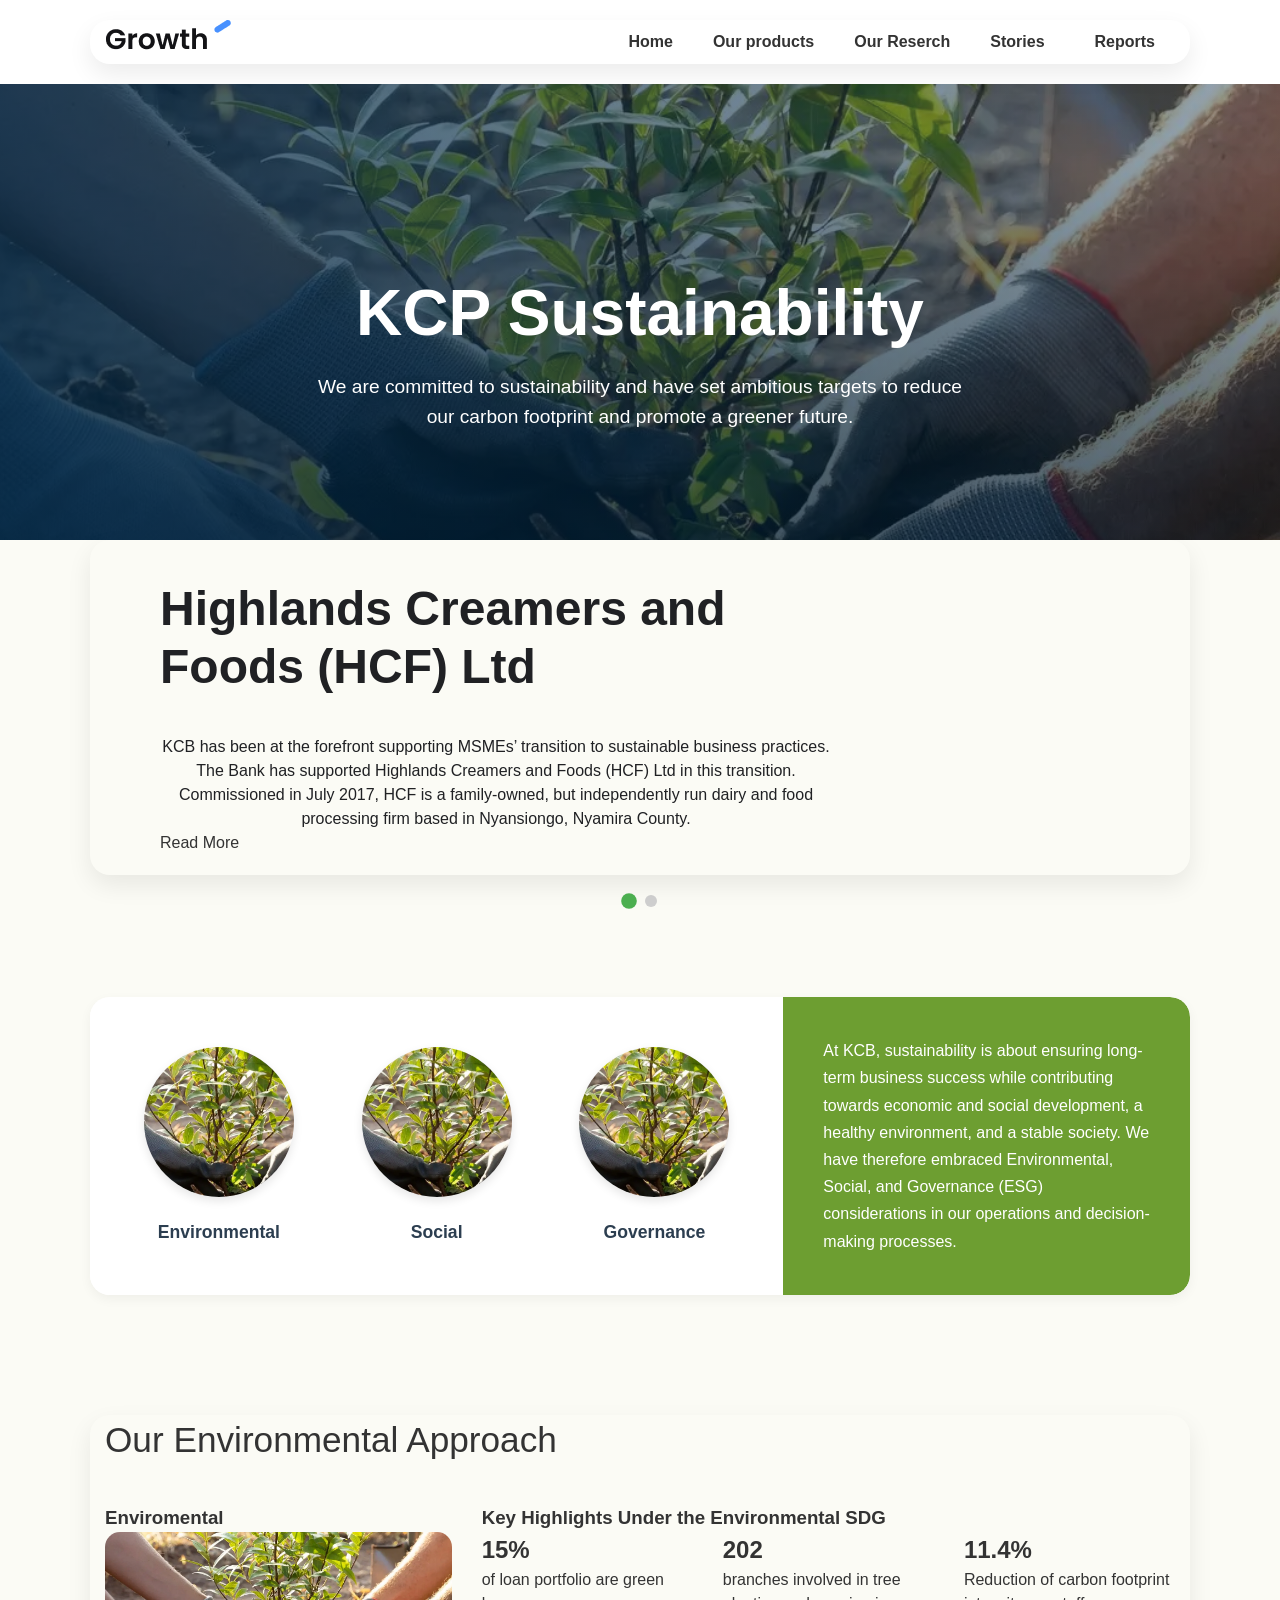
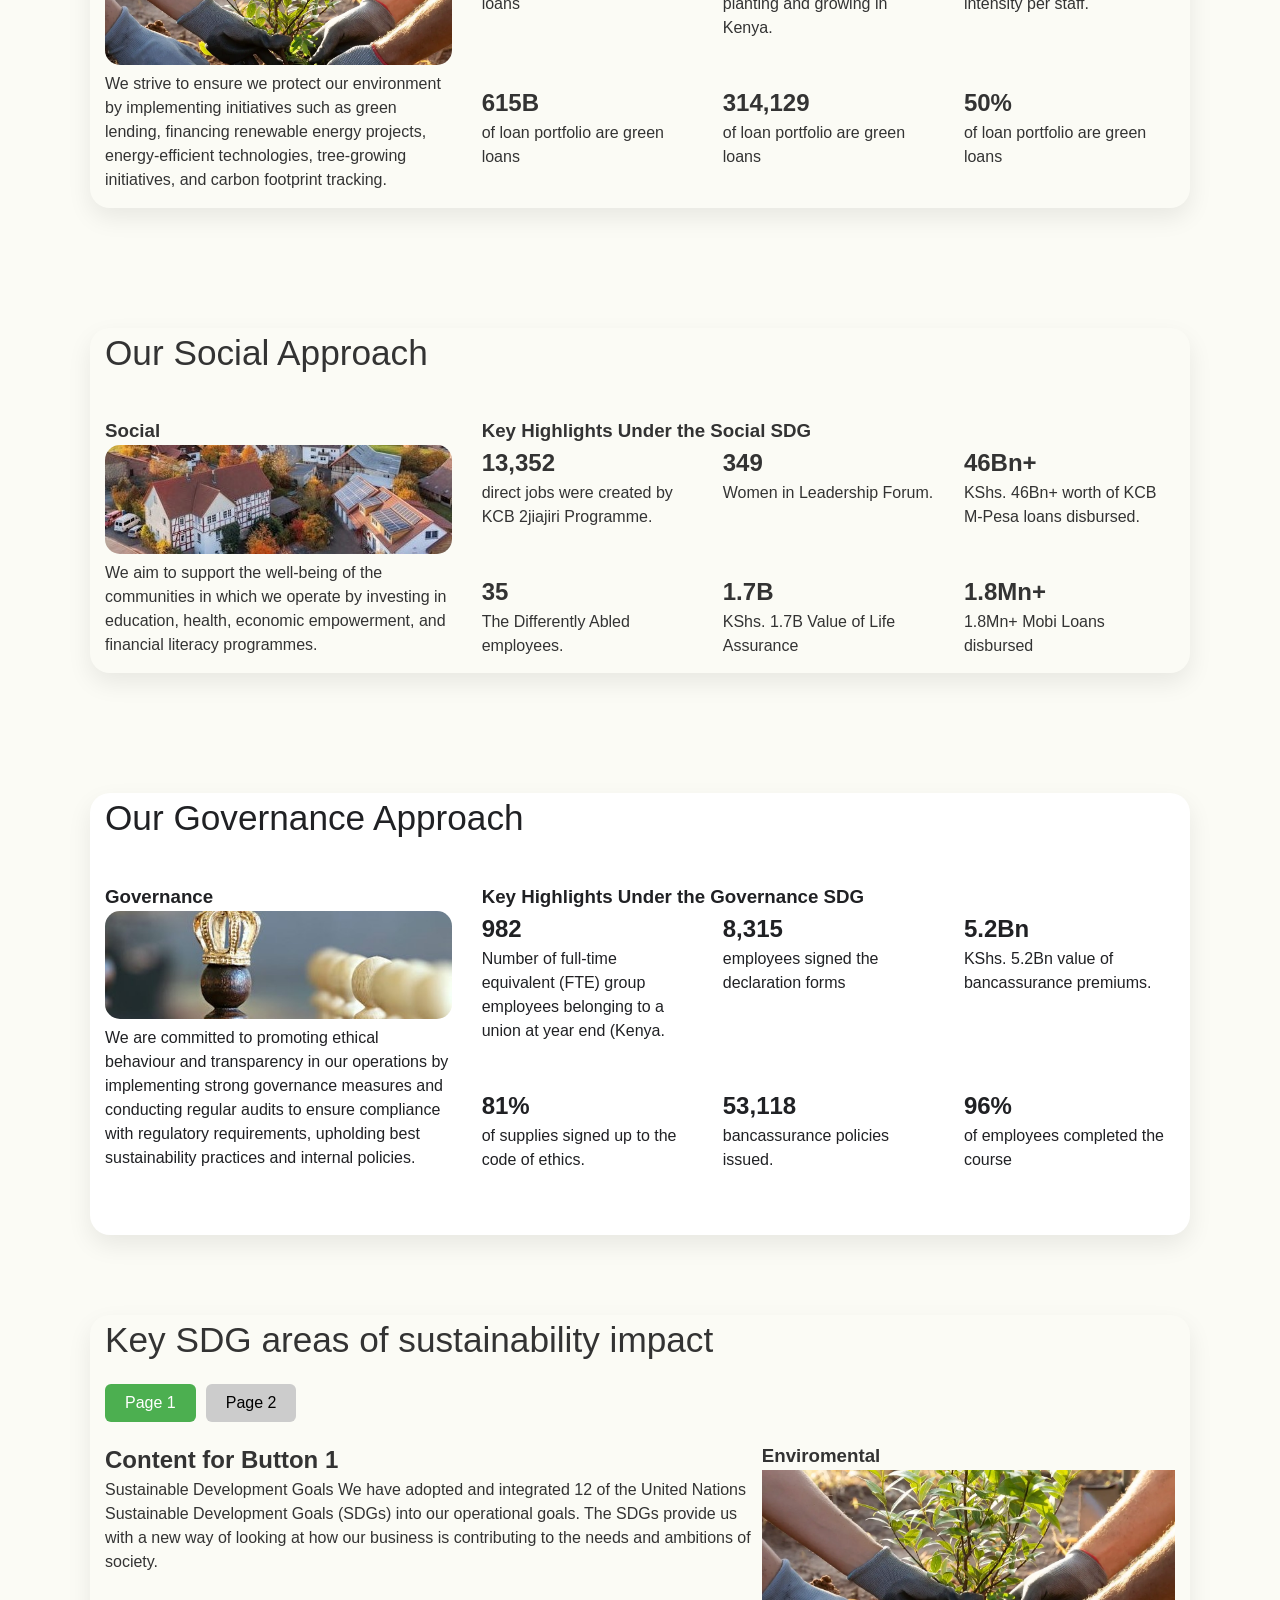
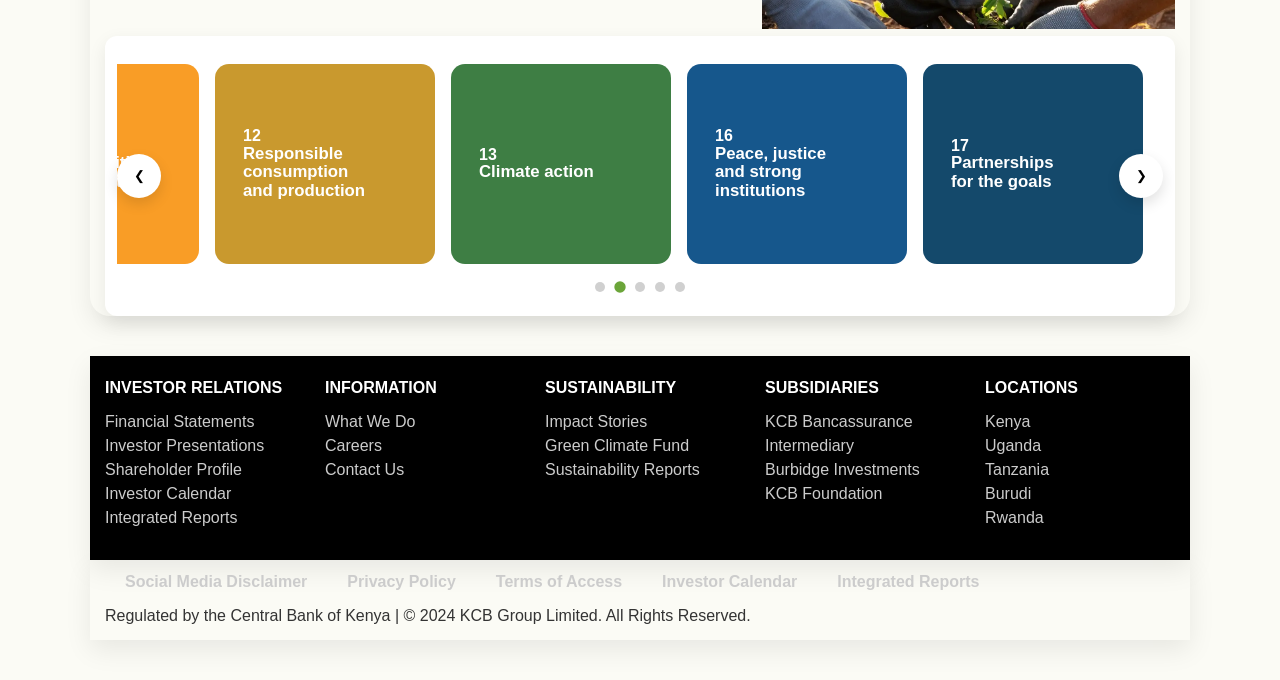
<file: Sustainability-main/index.html>
<!DOCTYPE html>
<html>

<head>
  <meta charset="utf-8">
  <meta name="viewport" content="width=device-width">
  <title>Sustainability Blog</title>

  <link href="css/style.css" rel="stylesheet" type="text/css" />
  <link rel="shortcut icon" href="images/favicon.ico" type="image/x-icon"/>
  
</head>

<body>
<div class="hero-container">
  
 
<nav class="navbar">
    <div class="container">
      <div class="Logo">
        <a href="index.html">
          <img src="images/logo.png" alt="logo">
        </a>
      </div>
      <div class="main-menu">
        <ul>
          <li>
            <a href="index.html">Home</a>
          </li>
          <li>
            <a href="index.html">Our products</a>
          </li>
          <li>
            <a href="index.html">Our Reserch</a>
          </li>
          <li>
            <a href="index.html">Stories</a>
          </li>
          <li>
            <a href="index.html">Reports</a>
          </li>
        </ul>
      </div>
      <!--Hamburger Button--->
      <button id="hamburger-button" class="hamburger-button">
        <div class="hamburger-line"></div>
        <div class="hamburger-line"></div>
        <div class="hamburger-line"></div>
      </button>
      <div class="mobile-menu">
        <ul>
          <li>
            <a href="index.html">Home</a>
          </li>
          <li>
            <a href = "#">About Us</a>
          </li>
          <li>
            <a href = "#">Reports</a>
          </li>
          <li>
            <a class="btn" href="#"><i class="fas fa-user"></i>Log In</a>
          </li>

        </ul>

      </div>
    </div>
  </nav>
  
  <!---Intro--->
  <section class="intro">
   
      <div class="intro-content">
        <h1 class="intro-heading text-xxl">
          KCP Sustainability
          
        </h1>
        <p class="intro-text">
          We are committed to sustainability and have set ambitious targets to reduce our carbon footprint and promote a greener future.
        </p>
        
        
      </div>
  
    
  </section>

</div>

   <!---Impact Stories--->
<section class="stories">
  <div class="container container10">
    
    <!-- Navigation Button: Previous -->
    <button class="nav-btn prev" aria-label="Previous Story">
      &lt;
    </button>

    <!-- Stories Content Wrapper -->
    <div class="stories-content">
      
      <!-- Story 1 -->
      <div class="story active">
        <h2 class="stories-heading text-xxl">
          Highlands Creamers and Foods (HCF) Ltd
        </h2>
        <p class="stories-text">
          KCB has been at the forefront supporting MSMEs’ transition to sustainable business practices.
          The Bank has supported Highlands Creamers and Foods (HCF) Ltd in this transition.
          Commissioned in July 2017, HCF is a family-owned, but independently run dairy and food
          processing firm based in Nyansiongo, Nyamira County.
        </p>
        <a href="#" class="read-more-btn">Read More</a>
      </div>

      <!-- Story 2 -->
      <div class="story">
        <h2 class="stories-heading text-xxl">
          Morara Forest Rehabilitation
        </h2>
        <p class="stories-text">
          KCB in conjunction with Kenya Forestry Organization has been supporting and funding 
          rehabilitation of Morara Forest and sanctuary since 2023. The bank has erected fences 
          and built several pathways to encourage visitors and runners.
        </p>
        <a href="#" class="read-more-btn">Read More</a>
      </div>

    </div>

    <!-- Navigation Button: Next -->
    <button class="nav-btn next" aria-label="Next Story">
      &gt;
    </button>

  </div>

  <!-- Navigation Dots (No Inline JS) -->
  <div class="story-dots">
    <span class="dot active"></span>
    <span class="dot"></span>
  </div>
</section>

<!---Download Reports-->
<section class ="reports">
 
</section>
  <!---Impact--->
<section class="impact">
    
      <div class=" impact-flex1">
        
          <div class="impact-inner">
            <div class="impact-inner-item">
              <img src="images/gtr.webp" alt="enviroment" class="envi-image"/>
               <p>Environmental</p>
            </div>
            <div class="impact-inner-item">
              <img src="images/gtr.webp" alt="enviroment" class="envi-image"/>
               <p>Social</p>
            </div>
            <div class="impact-inner-item">
              <img src="images/gtr.webp" alt="enviroment" class="envi-image"/>
              <p>Governance</p>

            </div>
        
        </div>
        <div class="impact-inner2">
          <p>
            At KCB, sustainability is about ensuring long-term business success while contributing towards economic and social development, a healthy environment, and a stable society. We have therefore embraced Environmental, Social, and Governance (ESG) considerations in our operations and decision-making processes.
          </p>

        </div>
        
      </div>
   
  </section>

  <!---Enviromental--->
  <section class="enviroment">
    <div class="container bg-white">
        <h2 class="enviroment-heading text-xl">
          Our Environmental Approach

        </h2>
      <div class="parent-grid">
        <div class="grid-item">
          <h3>Enviromental</h3>
          <div class="subinfo-img">
            <img src="images/gtr.webp" alt="enviroment" class="envi-image"/>
          <p>
            We strive to ensure we protect our environment by implementing initiatives such as green lending, financing renewable energy projects, energy-efficient technologies, tree-growing initiatives, and carbon footprint tracking.
          </p>
          </div>
        </div>
        
        <div class="grid-item">
          <h3>Key Highlights Under the Environmental SDG</h3>
          <div class="nested-grid">
            <div class="subinfo">
            <p>
              <h2>15%</h2>
              of loan portfolio are green loans
            </p>
            </div>
            <div class="subinfo">
              <p>
                <h2>202</h2>
                branches involved in tree planting and growing in Kenya.
              </p>
              </div>
            <div class="subinfo">
              <p>
                <h2>11.4%</h2>
                Reduction of carbon footprint intensity per staff.
              </p>
              </div>
            <div class="subinfo">
              <p>
                <h2>615B</h2>
                of loan portfolio are green loans
              </p>
              </div>
            <div class="subinfo">
              <p>
                <h2>314,129</h2>
                of loan portfolio are green loans
              </p>
              </div>
            <div class="subinfo">
              <p>
                <h2>50%</h2>
                of loan portfolio are green loans
              </p>
              </div>
          
          </div>
        </div>
      </div>
    </div>
  </section>

  
  <!---Social--->
  <section class="social">
    <div class="container bg-white">
        <h2 class="social-heading text-xl">
          Our Social Approach

        </h2>
      <div class="parent-grid">
        <div class="grid-item">
          <h3>Social</h3>
          <div class="subinfo-img">
            <img src="images/commu.jpg" alt="social" class="envi-image"/>
          <p>
            We aim to support the well-being of the communities in which we operate by investing in education, health, economic empowerment, and financial literacy programmes.
          </p>
            </div>
        </div>

        <div class="grid-item">
          <h3>Key Highlights Under the Social SDG</h3>
            <div class="nested-grid">
              <div class="subinfo">
              <p>
                <h2>13,352</h2>
                direct jobs were created by KCB 2jiajiri Programme.
              </p>
              </div>
              <div class="subinfo">
                <p>
                  <h2>349</h2>
                  Women in Leadership Forum.
                </p>
                </div>
              <div class="subinfo">
                <p>
                  <h2>46Bn+</h2>
                  KShs. 46Bn+ worth of KCB M-Pesa loans disbursed.
                </p>
                </div>
              <div class="subinfo">
                <p>
                  <h2>35</h2>
                  The Differently Abled employees.
                </p>
                </div>
              <div class="subinfo">
                <p>
                  <h2>1.7B</h2>
                  KShs. 1.7B Value of Life Assurance
                </p>
                </div>
              <div class="subinfo">
                <p>
                  <h2>1.8Mn+</h2>
                  1.8Mn+ Mobi Loans disbursed
                </p>
                </div>
          </div>
        </div>
      </div>
    </div>
  </section>


  <!---Governance--->
  <section class="govern">
    <div class="container" style="background:white;">
        <h2 class="govern-heading text-xl">
          Our Governance Approach

        </h2>
      <div class="parent-grid">
        <div class="grid-item">
          <h3>Governance</h3>
          <div class = "subinfo-img">
            <img src="images/gove.jpg" alt="social" class="envi-image"/>


          <p>
            We are committed to promoting ethical behaviour and transparency in our operations by implementing strong governance measures and conducting regular audits to ensure compliance with regulatory requirements, upholding best sustainability practices and internal policies.
          </p>
          </div>
        </div>

        <div class="grid-item">
          <h3>Key Highlights Under the Governance SDG</h3>
            <div class="nested-grid">
              <div class="subinfo">
              <p>
                <h2>982</h2>
                Number of full-time equivalent (FTE) group employees belonging to a union at year end (Kenya.
              </p>
              </div>
              <div class="subinfo">
                <p>
                  <h2>8,315</h2>
                  employees signed the declaration forms
                </p>
              </div>
              <div class="subinfo">
                <p>
                  <h2>5.2Bn</h2>
                  KShs. 5.2Bn value of bancassurance premiums.
                </p>
              </div>
                <div class="subinfo">
                <p>
                  <h2>81%</h2>
                  of supplies signed up to the code of ethics.
                </p>
                </div>
                  <div class="subinfo">
                <p>
                  <h2>53,118</h2>
                  bancassurance policies issued.
                </p>
                  </div>
                    <div class="subinfo">
                <p>
                  <h2>96%</h2>
                  of employees completed the course
                </p>
                    </div>
      
          </div>
        </div>
      </div>
    </div>
  </section>
  

  <!--Approach--->
  <section class="approach">
    <div class="container bg-white">
        <h2 class="impact-heading text-xl">
          Key SDG areas of sustainability impact

        </h2>
      <div class="button-container">
    <button id="btn1" class="btn-app active">Page 1</button>
    <button id="btn2" class = "btn-app">Page 2</button>
  </div>
      
        <div id="page1" class="page active">
           <div class="content-flex">
              <div class ="content-item">
          <h2>Content for Button 1</h2>
          <p>Sustainable Development Goals
          We have adopted and integrated 12 of the United Nations Sustainable Development Goals 
          (SDGs) into our operational goals. The SDGs provide us with a new way of looking at how our business is contributing to the needs and ambitions of society.</p>
            </div>
               <div class ="content-item">
                 <h3>Enviromental</h3>
                 <div class="subinfo-img">
              <img src="images/gtr.webp" alt="enviroment" class="envi-                          image"/>
                 </div>
               </div>
           </div>
        
         <div class="scroll-wrapper" id="wrapper">
            <button class="scroll-btn left" id="btnLeft" aria-label="Previous">&#10094;</button>

            <div class="goals-container" id="scrollDiv" aria-live="polite">
              <div class="goal-card c11">11<br><span style="font-size:1.05rem">Sustainable cities<br>and communities</span></div>
              <div class="goal-card c12">12<br><span style="font-size:1.05rem">Responsible consumption<br>and production</span></div>
              <div class="goal-card c13">13<br><span style="font-size:1.05rem">Climate action</span></div>
              <div class="goal-card c16">16<br><span style="font-size:1.05rem">Peace, justice<br>and strong institutions</span></div>
              <div class="goal-card c17">17<br><span style="font-size:1.05rem">Partnerships<br>for the goals</span></div>
            </div>

             <button class="scroll-btn right" id="btnRight" aria-label="Next">&#10095;</button>

                <div class="dots" id="dots" role="tablist" aria-label="Slide navigation"></div>
             </div>

           </div> 
         
        
        <div id="page2" class="page" >
          <div class="content2-grid">
            <div class ="content-item">
          <h2>Content for Button 2</h2>
          <p>Impact and Target Setting
          As part of our commitment to responsible banking, we conduct annual materiality assessments to identify the Bank's impact on various ESG issues. We continuously conduct a materiality analysis to identify our material and impactful areas to ensure comprehensive coverage of our operations. The Bank is continuously improving the process to ensure that areas that have not yet been included in the previous analysis, are well covered in the next analysis.</p>
            </div>
            <div class ="content-item">
               <h3>Enviromental</h3>
               <div class="subinfo-img">
            <img src="images/gtr.webp" alt="enviroment" class="envi-                          image"/>
               </div>
             </div>
        </div>
          <div class="content2-grid2">
              <div class ="content2-item">
            <h2>Content for Button 2</h2>
            <p>Impact and Target Setting
            As part of our commitment to responsible banking, we conduct annual materiality assessments to identify the Bank's impact on various ESG issues. We continuously conduct a materiality analysis to identify our material and impactful areas to ensure comprehensive coverage of our operations. The Bank is continuously improving the process to ensure that areas that have not yet been included in the previous analysis, are well covered in the next analysis.</p>
              </div>
              <div class ="content2-item">
                <h2>Content for Button 2</h2>
                <p>Impact and Target Setting
                As part of our commitment to responsible banking, we conduct annual materiality assessments to identify the Bank's impact on various ESG issues. We continuously conduct a materiality analysis to identify our material and impactful areas to ensure comprehensive coverage of our operations. The Bank is continuously improving the process to ensure that areas that have not yet been included in the previous analysis, are well covered in the next analysis.</p>
              </div>
                    <div class ="content2-item">
                      <h2>Content for Button 2</h2>
                      <p>Impact and Target Setting
                      As part of our commitment to responsible banking, we conduct annual materiality assessments to identify the Bank's impact on various ESG issues. We continuously conduct a materiality analysis to identify our material and impactful areas to ensure comprehensive coverage of our operations. The Bank is continuously improving the process to ensure that areas that have not yet been included in the previous analysis, are well covered in the next analysis.</p>
                        </div>
            <div class ="content2-item">
              <h2>Content for Button 2</h2>
              <p>Impact and Target Setting
              As part of our commitment to responsible banking, we conduct annual materiality assessments to identify the Bank's impact on various ESG issues. We continuously conduct a materiality analysis to identify our material and impactful areas to ensure comprehensive coverage of our operations. The Bank is continuously improving the process to ensure that areas that have not yet been included in the previous analysis, are well covered in the next analysis.</p>
                </div>
            <div class ="content2-item">
              <h2>Content for Button 2</h2>
              <p>Impact and Target Setting
              As part of our commitment to responsible banking, we conduct annual materiality assessments to identify the Bank's impact on various ESG issues. We continuously conduct a materiality analysis to identify our material and impactful areas to ensure comprehensive coverage of our operations. The Bank is continuously improving the process to ensure that areas that have not yet been included in the previous analysis, are well covered in the next analysis.</p>
                </div>
            <div class ="content2-item">
              <h2>Content for Button 2</h2>
              <p>
                Impact and Target Setting
              As part of our commitment to responsible banking, we conduct annual materiality assessments to identify the Bank's impact on various ESG issues. We continuously conduct a materiality analysis to identify our material and impactful areas to ensure comprehensive coverage of our operations. The Bank is continuously improving the process to ensure that areas that have not yet been included in the previous analysis, are well covered in the next analysis.
              </p>
                </div>
               </div>
          </div>
      </div>
        
      
    </div>
  </section>

  
 


  
   <!---Footer-->
  <footer class="footer">
    <div class="container2 bg-black">
      <div class="footer-grid">
        <div>
          <h4>INVESTOR RELATIONS</h4>
          <ul>
            <li><a href="#">Financial Statements</a></li>
            <li><a href="#">Investor Presentations</a></li>
            <li><a href="#">Shareholder Profile</a></li>
            <li><a href="#">Investor Calendar</a></li>
            <li><a href="#">Integrated Reports</a></li>
          </ul>
        </div>
        <div>
          <h4>INFORMATION</h4>
          <ul>
            <li><a href="#">What We Do</a></li>
            <li><a href="#">Careers</a></li>
            <li><a href="#">Contact Us</a></li>
          </ul>
        </div>
        <div>
          <h4>SUSTAINABILITY</h4>
          <ul>
            <li><a href="#">Impact Stories</a></li>
            <li><a href="#">Green Climate Fund</a></li>
            <li><a href="#">Sustainability Reports</a></li>
          </ul>
        </div>
        <div>
          <h4>SUBSIDIARIES</h4>
          <ul>

            <li><a href="#"> KCB Bancassurance Intermediary </a></li>
            <li><a href="#">Burbidge Investments</a></li>
            <li><a href="#">KCB Foundation</a></li>
          </ul>
        </div>
        <div>
          <h4>LOCATIONS</h4>
          <ul>
            <li><a href="#"> Kenya</a></li>
            <li><a href="#">Uganda</a></li>
            <li><a href="#">Tanzania</a></li>
            <li><a href="#">Burudi</a></li>
            <li><a href="#">Rwanda</a></li>
          </ul>
        </div>
      </div> 
      
    </div>
    <div class="container2 bg-grey">
      <div class="footer-flex">
        <div class="footer-flex-items">
          <ul>
            <li><a href="#">Social Media Disclaimer</a></li>
            <li><a href="#">Privacy Policy</a></li>
            <li><a href="#">Terms of Access</a></li>
            <li><a href="#">Investor Calendar</a></li>
            <li><a href="#">Integrated Reports</a></li>
          </ul>
        </div>
        <div class="footer-flex-items">
            <p>Regulated by the Central Bank of Kenya | © 2024 KCB Group Limited. All Rights Reserved.</p>

        </div>
        <div class="footer-flex-items">
          <ul>
            <li>
            <i class="fab fa-linkedin"></i>
            </li>
            <li>
            <i class="fab fa-twitter"></i>
            </li>
            <li><i class="fab fa-twitter"></i></li>
            <li><i class="fab fa-twitter"></i></li>
          </ul>
        </div>
      </div> 
    </div>
  </footer>

    <script src="script.js"></script>
  

  
  </body>
</html>
</file>
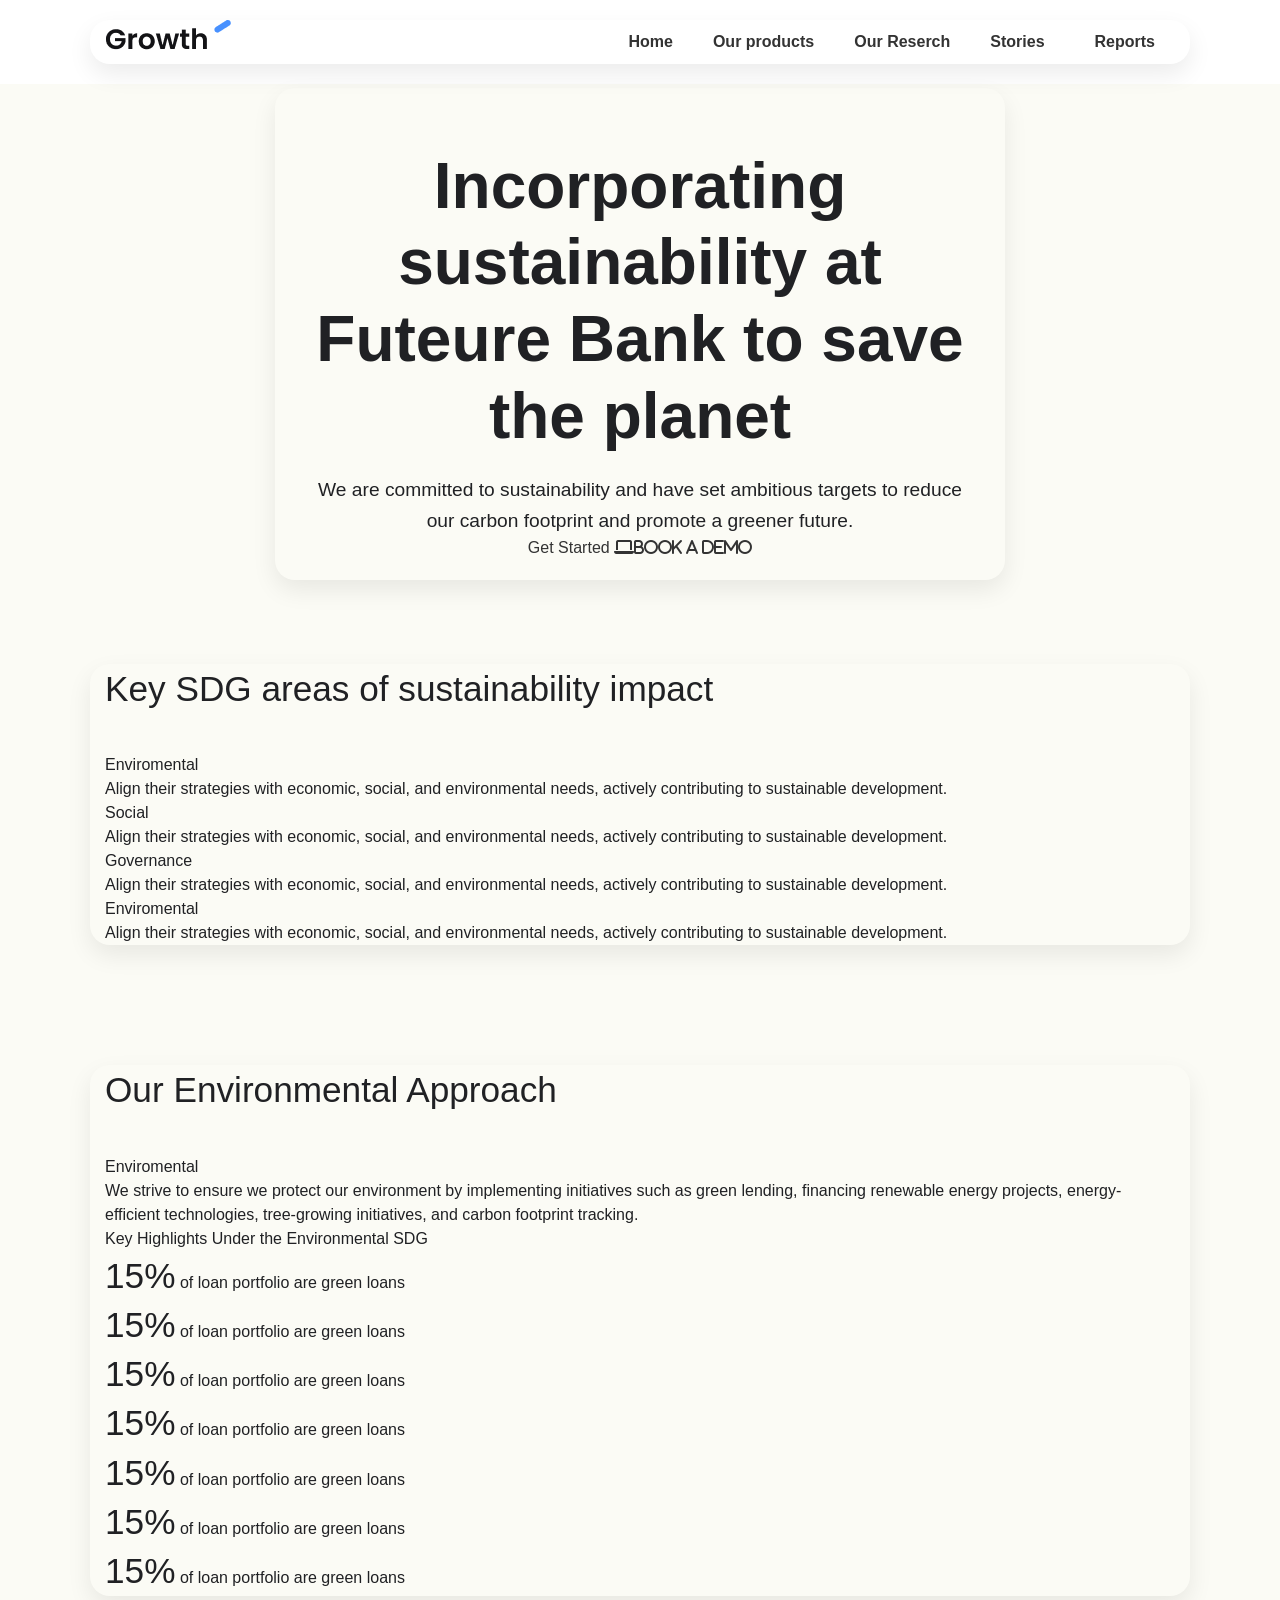
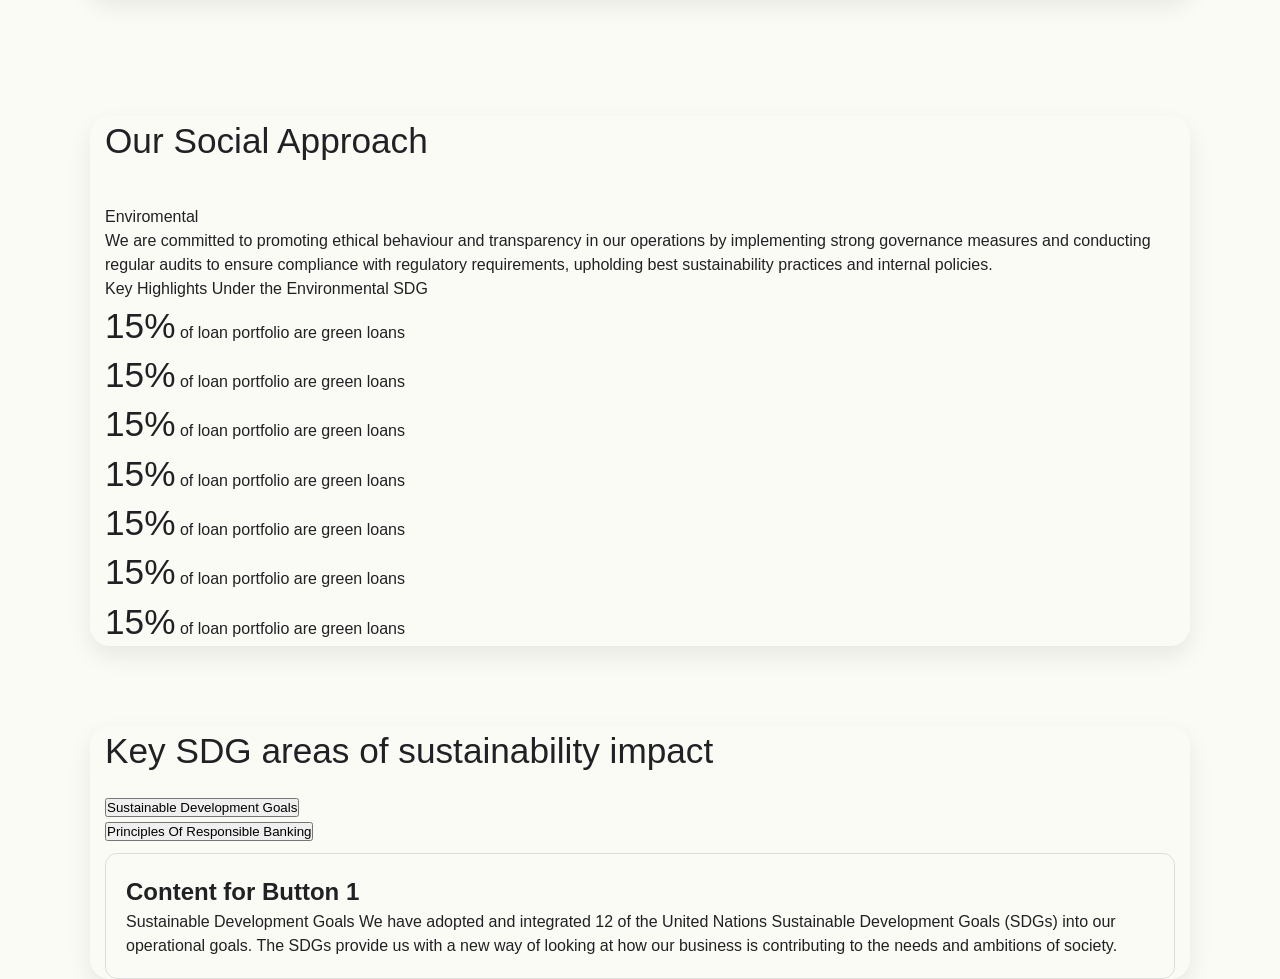
<file: Sustainability-main/savior.html>
<!DOCTYPE html>
<html>

<head>
  <meta charset="utf-8">
  <meta name="viewport" content="width=device-width">
  <title>Sustainability Blog</title>
  <link rel="preconnect" href="https://fonts.googleapis.com">
  <link rel="preconnect" href="https://fonts.gstatic.com" crossorigin>
  <link href="https://fonts.googleapis.com/css2?family=Poppins:wght@300;400;600;700&display=swap" rel="stylesheet">
  <link rel="stylesheet" href="https://cdnjs.cloudflare.com/ajax/libs/font-awesome/6.4.2/css/all.min.css" integrity="sha512-z3gLpd7yknf1YoNbCzqRKc4qyor8gaKU1qmn+CShxbuBusANI9QpRohGBreCFkKxLhei6S9CQXFEbbKuqLg0DA==" crossorigin="anonymous" referrerpolicy="no-referrer" />
  <link href="css/style.css" rel="stylesheet" type="text/css" />
  <link rel="shortcut icon" href="images/favicon.ico" type="image/x-icon"/>

</head>

<body>
<nav class="navbar">
    <div class="container">
      <div class="Logo">
        <a href="index.html">
          <img src="images/logo.png" alt="logo">
        </a>
      </div>
      <div class="main-menu">
        <ul>
          <li>
            <a href="index.html">Home</a>
          </li>
          <li>
            <a href="index.html">Our products</a>
          </li>
          <li>
            <a href="index.html">Our Reserch</a>
          </li>
          <li>
            <a href="index.html">Stories</a>
          </li>
          <li>
            <a href="index.html">Reports</a>
          </li>
        </ul>
      </div>
    </div>
  </nav>
  <!---Intro--->
  <section class="intro">
    <div class="container">
      <div class="intro-content">
        <h1 class="intro-heading text-xxl">
          Incorporating sustainability at Futeure Bank to save the planet

        </h1>
        <p class="intro-text">
          We are committed to sustainability and have set ambitious targets to reduce our carbon footprint and promote a greener future.
        </p>
        <div class="intro-buttons">
          <a href="#" class="btn btn-primary">Get Started</a>
          <a href="#" class="btn">
            <i class="fas fa-laptop">Book a Demo</i>
          </a>
        </div>

      </div>

    </div>
  </section>
  <!---Impact--->
  <section class="impact">
    <div class="container">
        <h2 class="impact-heading text-xl">
          Key SDG areas of sustainability impact

        </h2>
      <div class="impact-grid">
        <div class="card">
          <p>Enviromental</p>
          <p>
            Align their strategies with economic, social, and environmental needs, actively contributing to sustainable development.
          </p>
        </div>
        <div class="card">
          <p>Social</p>
          <p>
            Align their strategies with economic, social, and environmental needs, actively contributing to sustainable development.
          </p>
        </div>
        <div class="card">
          <p>Governance</p>
          <p>
            Align their strategies with economic, social, and environmental needs, actively contributing to sustainable development.
          </p>
        </div>
        <div class="card">
          <p>Enviromental</p>
          <p>
            Align their strategies with economic, social, and environmental needs, actively contributing to sustainable development.
          </p>
        </div>

      </div>
    </div>
  </section>
  <!---Enviromental--->
  <section class="enviroment">
    <div class="container">
        <h2 class="enviroment-heading text-xl">
          Our Environmental Approach

        </h2>
      <div class="enviroment-parent-grid">
        <div class="card">
          <p>Enviromental</p>
          <p>
            We strive to ensure we protect our environment by implementing initiatives such as green lending, financing renewable energy projects, energy-efficient technologies, tree-growing initiatives, and carbon footprint tracking.
          </p>
        </div>

        <div class="card">
          <p>Key Highlights Under the Environmental SDG</p>
          <div class="enviroment-nested-grid">
            <p>
              <span class="text-xl">15%</span>
              of loan portfolio are green loans
            </p>
            <p>
              <span class="text-xl">15%</span>
              of loan portfolio are green loans
            </p>
            <p>
              <span class="text-xl">15%</span>
              of loan portfolio are green loans
            </p>
            <p>
              <span class="text-xl">15%</span>
              of loan portfolio are green loans
            </p>
            <p>
              <span class="text-xl">15%</span>
              of loan portfolio are green loans
            </p>
            <p>
              <span class="text-xl">15%</span>
              of loan portfolio are green loans
            </p>
            <p>
              <span class="text-xl">15%</span>
              of loan portfolio are green loans
            </p>

          </div>
        </div>


      </div>
    </div>
  </section>
  <!---Social--->
  <section class="social">
    <div class="container">
        <h2 class="social-heading text-xl">
          Our Social Approach

        </h2>
      <div class="social-parent-flex">
        <div class="card">
          <p>Enviromental</p>
          <p>
            We are committed to promoting ethical behaviour and transparency in our operations by implementing strong governance measures and conducting regular audits to ensure compliance with regulatory requirements, upholding best sustainability practices and internal policies.
          </p>
        </div>

        <div class="card">
          <p>Key Highlights Under the Environmental SDG</p>
          <div class="social-nested-flex">
            <p>
              <span class="text-xl">15%</span>
              of loan portfolio are green loans
            </p>
            <p>
              <span class="text-xl">15%</span>
              of loan portfolio are green loans
            </p>
            <p>
              <span class="text-xl">15%</span>
              of loan portfolio are green loans
            </p>
            <p>
              <span class="text-xl">15%</span>
              of loan portfolio are green loans
            </p>
            <p>
              <span class="text-xl">15%</span>
              of loan portfolio are green loans
            </p>
            <p>
              <span class="text-xl">15%</span>
              of loan portfolio are green loans
            </p>
            <p>
              <span class="text-xl">15%</span>
              of loan portfolio are green loans
            </p>

          </div>
        </div>


      </div>
    </div>
  </section>
    <script src="script.js"></script>
  </body>
</html>


<!---Approach--->
<section class="approach">
  <div class="container">
      <h2 class="impact-heading text-xl">
        Key SDG areas of sustainability impact

      </h2>
    <nav class="nav-link">

        <div class="nav-link-menu">
          <ul>
            <li>
              <button class="nav-button" data-target="content1">Sustainable Development Goals</button>
            </li>
            <li>
              <button class="nav-button" data-target="content2">Principles Of Responsible Banking</button>
            </li>

          </ul>
        </div>

    </nav>
    <div class="content-container">
      <div id="content1" class="content-section">
        <h2>Content for Button 1</h2>
        <p>Sustainable Development Goals
        We have adopted and integrated 12 of the United Nations Sustainable Development Goals (SDGs) into our operational goals. The SDGs provide us with a new way of looking at how our business is contributing to the needs and ambitions of society.</p>
      </div>
      <div id="content2" class="content-section" style="display: none;">
        <h2>Content for Button 2</h2>
        <p>Impact and Target Setting
        As part of our commitment to responsible banking, we conduct annual materiality assessments to identify the Bank's impact on various ESG issues. We continuously conduct a materiality analysis to identify our material and impactful areas to ensure comprehensive coverage of our operations. The Bank is continuously improving the process to ensure that areas that have not yet been included in the previous analysis, are well covered in the next analysis.</p>
      </div>
    </div>
  </div>
</section>
</file>
<file: Sustainability-main/css/style.css>
* {
  box-sizing: border-box;
  margin: 0;
  padding: 0;
}
:root {
  --primary-color: #4891ff;
  --light-color: #f4f4f6;
  --dark-color: #111;
  --grey-color:grey
  --white-color: white;
}
html, body {
  overflow-x: hidden;
}
body {
 background: #fbfbf5;
  font-family: "Outfit",sans-serif, Arial, Helvetica;
  color: #202124;
  font-style: normal;
  font-weight: 300;
  line-height: 1.5;
}
.hero-container{
    position:relative;
    height: 60vh; 
    overflow:hidden;
    color:#fff;
}

/* Background Image */
.hero-container::before{
    content:"";
    position:absolute;
    inset:0;
    background:url('../images/gtr.webp')  center/cover no-repeat;
   
    transform:scale(1.08); /* Prevent white edges from blur */
    z-index:-2;
}

/* Dark Overlay */
.hero-container::after{
    content:"";
    position:absolute;
    inset:0;
    background:linear-gradient(90deg, #002c4dbf, #002c4d80 55%, #002c4d4d), linear-gradient(360deg, #00000080, #00000026 70%);
    z-index:-1;
}

.header{
  background-color: #0066cc; 
}
a {
  text-decoration: none;
  color: #333;
}
ul {
  list-style: none;
}
img {
  max-width: 100%;
}

/* Navbar */
.navbar {
  background: #fff;
  padding: 20px;
}
.navbar .container {
  display: flex;
  justify-content: space-between;
  align-items: cover;
}
.navbar .main-menu ul {
  display: flex;
}
.navbar ul li a {
  padding: 10px 20px;
  display: block;
  font-weight: 600;
  transition: 0.5s;
}
.navbar ul li a:hover {
  color: #4891ff;
}

.navbar ul li:last-child a {
margin-left: 10px;
}
/*Intro */


.intro{
    display:flex;
    justify-content:center;
    align-items:center;
    text-align:center;
    height:calc(60vh - 40px);
}

.intro-content{
    max-width:700px;
    padding:20px;
}

.intro h1{
    font-size:4rem;
    margin-bottom:20px;
}

.intro p{
    font-size:1.2rem;
    line-height:1.6;
}


/* Navbar Approaches*/
.approach {
padding: 40px,0;
border-radius: 12px;
}
.button-container {
      display: flex;
      gap: 10px;
      margin-bottom: 20px;
    }

.approach .btn-app {
 padding: 10px 20px;
      border: none;
      border-radius: 6px;
      cursor: pointer;
      background-color: #ccc;
      font-size: 16px;
      transition: background 0.3s;
}

.approach .btn-app.active {
      background-color: #4caf50;
      color: white;
    }
    
    .approach .page {
     
      display: none;
    }
.approach .page.active {
      display: block;
    }

.approach .content-container {
  padding: 20px;
  border: 1px solid #ddd;
  margin-top: 10px;
  border-radius: 12px;
}




.approach .content-flex {
  display: flex;

 
}
 .scroll-wrapper {
    position: relative;
    width: 100%;
    max-width: 1100px;
    background: white;
    border-radius: 12px;
    padding: 24px 12px; /* slight inner padding so cards don't touch edge */
    box-shadow: 0 6px 18px rgba(0,0,0,0.08);
  }

  .goals-container {
    display: flex;
    gap: 16px;
    padding: 4px 20px; /* left/right padding so first/last card sit nicely */
    overflow-x: auto;
    scroll-snap-type: x mandatory;
    scroll-behavior: smooth;
    -webkit-overflow-scrolling: touch;
    scrollbar-width: none; /* firefox */
  }

  .goals-container::-webkit-scrollbar { display: none; }

  .goal-card {
    flex: 0 0 220px;
    height: 200px;
    border-radius: 14px;
    color: #fff;
    display: flex;
    flex-direction: column;
    justify-content: center;
    align-items: flex-start;
    padding: 28px;
    scroll-snap-align: center;
    font-weight: 700;
    line-height: 1.1;
    cursor: pointer;
    user-select: none;
  }

  /* example colors */
  .c11 { background: #F99D26; }
  .c12 { background: #C9992E; }
  .c13 { background: #3E7E44; }
  .c16 { background: #16578C; }
  .c17 { background: #14496B; }

  /* arrows */
  .scroll-btn {
    position: absolute;
    top: 50%;
    transform: translateY(-50%);
    background: white;
    border: 0;
    width: 44px;
    height: 44px;
    border-radius: 50%;
    box-shadow: 0 6px 14px rgba(0,0,0,0.12);
    display: flex;
    align-items: center;
    justify-content: center;
    cursor: pointer;
    z-index: 20;
  }

  .scroll-btn:active { transform: translateY(-50%) scale(.98); }
  .scroll-btn.left  { left: 12px; }
  .scroll-btn.right { right: 12px; }

  /* dots */
  .approach .dots {
    display: flex;
    gap: 10px;
    justify-content: center;
    margin-top: 14px;
  }

 .approach .dot {
    width: 10px;
    height: 10px;
    background: #d0d0d0;
    border-radius: 50%;
    transition: transform .18s, background .18s;
    cursor: pointer;
  }

  .dot.active { background: #6BA539; transform: scale(1.14); }


.approach .content2-grid {
  display: grid;
  grid-template-columns: 1fr 2fr;
}

.approach .content2-grid2 {
  display: grid;
  grid-template-rows: repeat(3, 1fr);
  grid-template-columns: repeat(2, 1fr);
}
.approach .content2-item {
  border-bottom: 2px solid grey;
  margin-right: 10px;
  padding: 20px 20px;
}


/*Impact */
.impact {
  padding: 40px 0;
}
.impact .impact-heading {
  width: 700px;
  margin-bottom: 40px;
}
.impact-flex1 {
  display: flex;
  background-color: white;
  border-radius: 20px;
  overflow: hidden;
  box-shadow: 0 4px 12px rgba(0,0,0,0.05);
  max-width: 1100px;
  margin: 0 auto;
  
 
}
 .impact-inner {
  flex: 2;
  display: flex;
  justify-content: space-around;
  align-items: center;
  padding: 40px 20px;
  flex-wrap: wrap;
  background-color: #ffffff;
  flex-grow: 2;
}
 .impact-inner-item{
text-align: center;
  max-width: 200px;
}

.impact-inner-item img{
  width: 150px;
  height: 150px;
  object-fit: cover;
  border-radius: 50%;
  box-shadow: 0 4px 10px rgba(0, 0, 0, 0.1);
}
.impact-inner-item p {
  margin-top: 15px;
  font-size: 1.1rem;
  font-weight: 600;
  color: #2c3e50;
}
 .impact-inner2 {
 flex: 3;
  background-color: #6d9e31;
  color: white;
  padding: 40px;
  font-size: 1rem;
  line-height: 1.7;
  border-top-right-radius: 20px;
  border-bottom-right-radius: 20px;
  display: flex;
  align-items: center;
  flex-grow: 1;

}


/*Enviromental Impact */
.enviroment {
  padding: 40px 0;
}

.enviroment .enviroment-heading {
  width: 700px;
  margin-bottom: 40px;
}
.enviroment .parent-grid {
  display: grid;
  grid-template-columns: 1fr 2fr;
  gap: 30px;
}
.enviroment .nested-grid {
  display: grid;
  grid-template-rows: repeat(2, 1fr);
  grid-template-columns: repeat(3, 1fr); /* Defines two columns for the nested grid */
  gap: 30px;
}
.enviroment .subinfo {
  min-height: auto;
  margin-bottom: 15px;
}
.enviroment .subinfo-img  img{
  width: 100%;
  border-radius: 15px;
}
.enviroment .envi-image{
  max-width: 100%;
  height: auto;
}
/*Social Impact */
.social {
  padding: 40px 0;
}
.social .social-heading {
  width: 700px;
  margin-bottom: 40px;
}
.social .parent-grid {
  display: grid;
  grid-template-columns: 1fr 2fr;
  gap: 30px;
}
.social .nested-grid {
  display: grid;
  grid-template-rows: repeat(2, 1fr);
  grid-template-columns: repeat(3, 1fr); /* Defines two columns for the nested grid */
  gap: 30px;
}
.social .subinfo {
  min-height: auto;
  margin-bottom: 15px;
}
.social .subinfo-img  img{
  width: 100%;
  border-radius: 15px;

}
.social .envi-image{
  max-width: 100%;
  height: auto;
}

/*Governance Impact */
.govern {
  padding: 40px 0;
}
.govern .govern-heading {
  width: 700px;
  margin-bottom: 40px;
}
.govern .parent-grid {
  display: grid;
  grid-template-columns: 1fr 2fr;
  gap: 30px;
}
.govern .nested-grid {
  display: grid;
  grid-template-rows: repeat(2, 1fr);
  grid-template-columns: repeat(3, 1fr); /* Defines two columns for the nested grid */
  gap: 30px;
}
.govern .subinfo {
  min-height: auto;
  margin-bottom: 15px;
}

.govern .subinfo-img  img{
  width: 100%;
  border-radius: 15px;

}
.govern .envi-image{
  max-width: 100%;
  height: auto;
}

/*Stories */

.story {
  display: none;
  text-align: left;
}

.story.active {
  display: block;
  animation: expandIn 1s ease;
}

@keyframes expandIn {
  0% {
    transform: scale(0.97);
    opacity: 0.8;
  }
  50% {
    transform: scale(1.02);
  }
  100% {
    transform: scale(1);
    opacity: 1;
  }
}

/* Initial hidden states */
.story h2,
.story .btn-area,
.story p {
  opacity: 0;
}

/* Paragraph appears first */

/* Paragraph first */
.story.active p {
  animation: fadeIn 0.8s ease forwards;
}

/* Heading second */
.story.active h2 {
  animation: slideHeadingUp 0.8s ease forwards;
  animation-delay: 0.5s;
}

/* Button last */
.story.active .btn-area {
  animation: slideButtonUp 0.8s ease forwards;
  animation-delay: 1s;
}

@keyframes fadeIn {
  from { opacity: 0; }
  to { opacity: 1; }
}

@keyframes slideHeadingUp {
  from {
    opacity: 0;
    transform: translateY(40px);
  }
  to {
    opacity: 1;
    transform: translateY(0);
  }
}

@keyframes slideButtonUp {
  from {
    opacity: 0;
    transform: translateY(25px);
  }
  to {
    opacity: 1;
    transform: translateY(0);
  }
}


.stories {
  margin-bottom: 50px;
}
.stories .container10 {
  position: relative;
   overflow: hidden;
  padding: 0 70px;
  
}
.stories .stories-heading {
  width: 700px;
  margin-bottom: 40px;
} 
.stories .stories-content {
  width: 70%;
  margin-bottom: 20Px;
}
.stories .stories-text {
  text-align: center;
}

.btn-area {
  margin-top: 30px;
}


/* Navigation buttons */

.nav-btn {
  position: absolute;
  top: 50%;
  transform: translateY(-50%);
  width: 45px;
  height: 45px;
  border: none;
  border-radius: 50%;
  background: #4caf50;
  color: white;
  font-size: 24px;
  cursor: pointer;

  /* Hidden by default */
  opacity: 0;
  visibility: hidden;
  transition: all 0.3s ease;
}

/* Initial positions */
.prev {
  left: -20px;
}

.next {
  right: -20px;
}

/* Show buttons when cursor enters the container */
.stories .container10:hover .nav-btn {
  opacity: 1;
  visibility: visible;
}

/* Slide animation */
.stories .container10:hover .prev {
  left: 10px;
}

.stories .container10:hover .next {
  right: 10px;
}

/* Optional hover effect */
.nav-btn:hover {
  background: #4caf50;;
  transform: translateY(-50%) scale(1.1);
}

.story-dots {
  display: flex;
  justify-content: center;
  gap: 10px;
  margin-top: 20px;
  margin-bottom: 20px;
}

.stories .dot {
  width: 12px;
  height: 12px;
  background-color: #cfcfcf;
  border-radius: 50%;
  cursor: pointer;
  transition: all 0.3s ease;
}

.stories .dot.active {
  background-color: #4caf50;;
  transform: scale(1.3);
}



.sr-only {
  position: absolute;
  width: 1px;
  height: 1px;
  padding: 0;
  margin: -1px;
  overflow: hidden;
  clip: rect(0, 0, 0, 0);
  border: 0;
}


/* footer */
.footer {
  padding: 40px 0;
}
.footer h4 {
  margin-bottom: 10px;
}
.footer ul il {
  line-height: 2.5;
}
.footer a {
  color:#ccc;
}
.footer i{
  font-size: 1.5rem;
  margin-right: 10px;
}
.footer .footer-grid {
  display: grid;
  grid-template-columns: 1fr 1fr 1fr 1fr 1fr;
  gap: 30px;
 padding-bottom: 30px;
  padding-top: 20px;
}
.footer .card {
  margin: 20px 30px 30px 0;
}

footer .footer-flex{
  
  display: flex;
  justify-content: space-between;
 
  flex-wrap: wrap;
}
.footer .footer-flex ul {

  display: flex;
}
.footer .footer-flex ul li a {
  padding: 10px 20px;
  display: block;
  font-weight: 600;
  transition: 0.5s;
}

/* utility classes */
.container {
  max-width: 1100px;
  margin: 0 auto;
  padding: 0 15px;
  border-radius: 20px;
  box-shadow: 0 10px 25px rgba(0, 0, 0, 0.08);
  transition: box-shadow 0.3s ease;

}
.container:hover {
      box-shadow: 0 12px 30px rgba(0, 0, 0, 0.12);
    }
.container2 {
  max-width: 1100px;
  margin: 0 auto;
  padding: 0 15px;
  box-shadow: 0 10px 25px rgba(0, 0, 0, 0.08);
 transition: box-shadow 0.3s ease;
 
}
.container2:hover {
      box-shadow: 0 12px 30px rgba(0, 0, 0, 0.12);
    }

   @keyframes fadeIn {
      from { opacity: 0; transform: translateY(10px); }
      to { opacity: 1; transform: translateY(0); }
    }
.container-sm {
  max-width: 800px;
  margin: 0 auto;
  padding: 0 15px;
}
/* Text Classes */
.text-xxl {
  font-size: 3rem;
  line-height: 1.2;
  font-weight: 600;
  margin: 40px 0 20px;  
}
.text-xl {
  font-size: 2.2rem;
  line-height: 1.4;
  font-weight: normal;
  margin: 40px 0 20px;  
}
.text-lg {
  font-size: 1.8rem;
  line-height: 1.4;
  font-weight: normal;
  margin: 30px 0 20px;  
}
.text-md {
  font-size: 1.2rem;
  line-height: 1.4;
  font-weight: normal;
  margin: 20px 0 10px;  
}
.text-sm {
  font-size: 0.9rem;
  line-height: 1.4;
  font-weight: normal;
  margin: 10px 0 5px;  
}
.text-center {
  text-align: center;
}
/* Background */
.bg-primary {
  background: var(--primary-color);
  color: #fff;
}
.bg-light {
  background: var(--light-color);
  color: #333;
}
.bg-white {
  background: var(--white-color);
  color: #333;
}

.bg-dark {
  background: var(--dark-color);
  color: #fff;
}
.bg-grey {
  background: var(--grey-color);
  color: #333;
}
.bg-black {
  background: #000;
  color: #fff;
}

/* Hamburger Button */
.hamburger-button {
  display: none;
  background: none;
  border: none;
  cursor: pointer;
  padding: 10px;
  z-index: 1000;
}
.hamburger-button .hamburger-line {
  width: 30px;
  height: 3px;
  background: #333;
  margin: 6px 0;
}
/* Mobile Menu */ 
.mobile-menu {
  position: fixed;
  top: 0;
  right: -300px;
  width: 250px;
  height: 100%;
  z-index: 100;
  background: #fff;
  box-shadow: 0px 0px 10px rgba(0,0,0,0.2);
  transition: right 0.3s ease-in-out;
}
.mobile-menu.active {
  right:0;

}
.mobile-menu ul {
 margin-top: 100px;
  padding-right: 10px;
}
.mobile-menu ul li {
   margin: 10px 0;
}
.mobile-menu ul li a {
  font-size: 20px;
  transition: 0.3s;
}
/* Media Queries */ 
@media(max-width: 960px) {
 .text-xxl {
   font-size: 2.5rem;
 }
}
@media(max-width: 670px) {
.navbar .main-menu {
  display: none;
}
  .navbar .hamburger-button {
    display: block;
  }
  .intro .container {
    background: url('../images/gtr.webp') no-repeat;
    background-size: 350px 400px;
    background-position: bottom;
    height: 770px;
  }
  .intro .intro-content, .intro .intro-text {
    width: 100%;
    text-align: center;
  }
  .approach .nav-button  {
    margin-bottom: 10px;
    display: block;
    width: 100%;
  }
  .impact .impact-heading, .enviroment .enviroment-heading, .social .social-heading, .govern .govern-heading {
    max-width: 100%;
    text-align: center;
  }
  .impact .impact-grid, .enviroment .parent-grid, .social .parent-grid, .govern .parent-grid , .footer .footer-grid {
    grid-template-columns: 1fr;
  }
  .enviroment .nested-grid, .social .nested-grid, .govern .nested-grid {
    grid-template-columns: 2fr;
  }
  .impact .impact-flex1 {
    flex-direction: column;
  }
  .impact .impact-inner {
    flex-direction: column;
  }
  .footer .card {
    margin-right: 0;
  }
  .footer .footer-grid > div {
    text-align: center;
  }
  /* text */
  .text-xl {
    font-size: 1.9rem;
  } 
  .text-lg {
    font-size: 1.5rem;
  }
  .text-md {
    font-size: 1.1rem;
  }
}
@media(max-width: 500px) {

}
</file>
